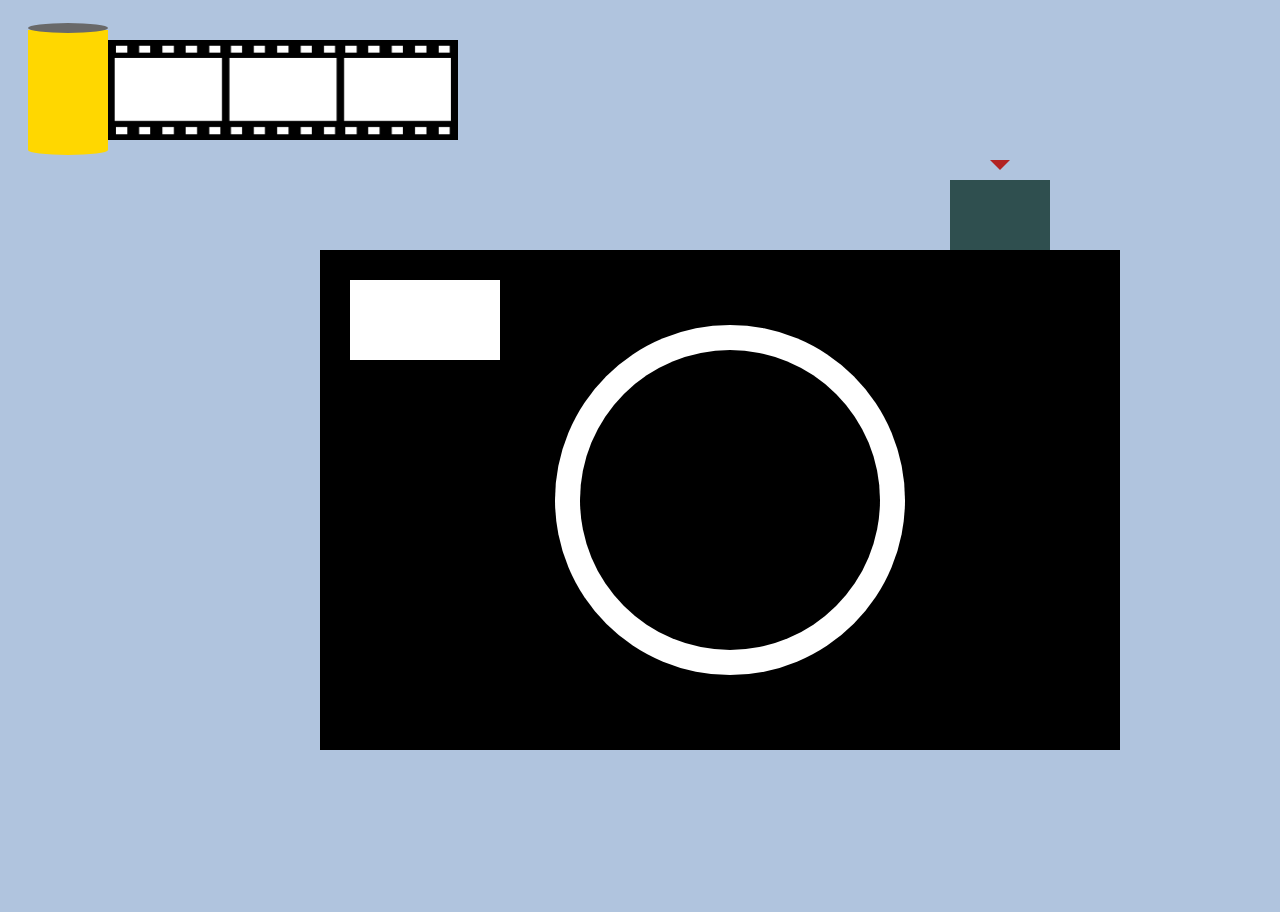
<file: index.html>
<html>
<head>
  <meta charset="utf-8">
  <meta name="viewport" content="width=device-width, initial-scale=1">
  <title>filmcamera</title>
  <link rel="stylesheet" href="style.css">
</head>
<body>

  <span id="logo">
    <a href="file:///Users/minkim/Desktop/filmcamera_GH/index.html">
      <span id="logocircle"></span>
      <span id="logocylinder"></span>
      <span id="logobottomcircle"></span>
      <span id="logofilmroll">
        <img id="film" src="film_roll.png">
      </span>
    </a>
  </span>

  <div id="camera">
    <span id="arrow"></span>
    <span id="box"></span>
    <span>
      <a href="file:///Users/minkim/Desktop/filmcamera_GH/myworld/index.html"
      target:"_blank">
        <span id="shutterbutton"></span>
      </a>
    <span id="lens1"></span>
    <a href="file:///Users/minkim/Desktop/filmcamera_GH/infomatters/index.html">
      <span id="lens2"></span>
    </a>
    <span id="flash"></span>
  </div>


</body>
</html>
</file>
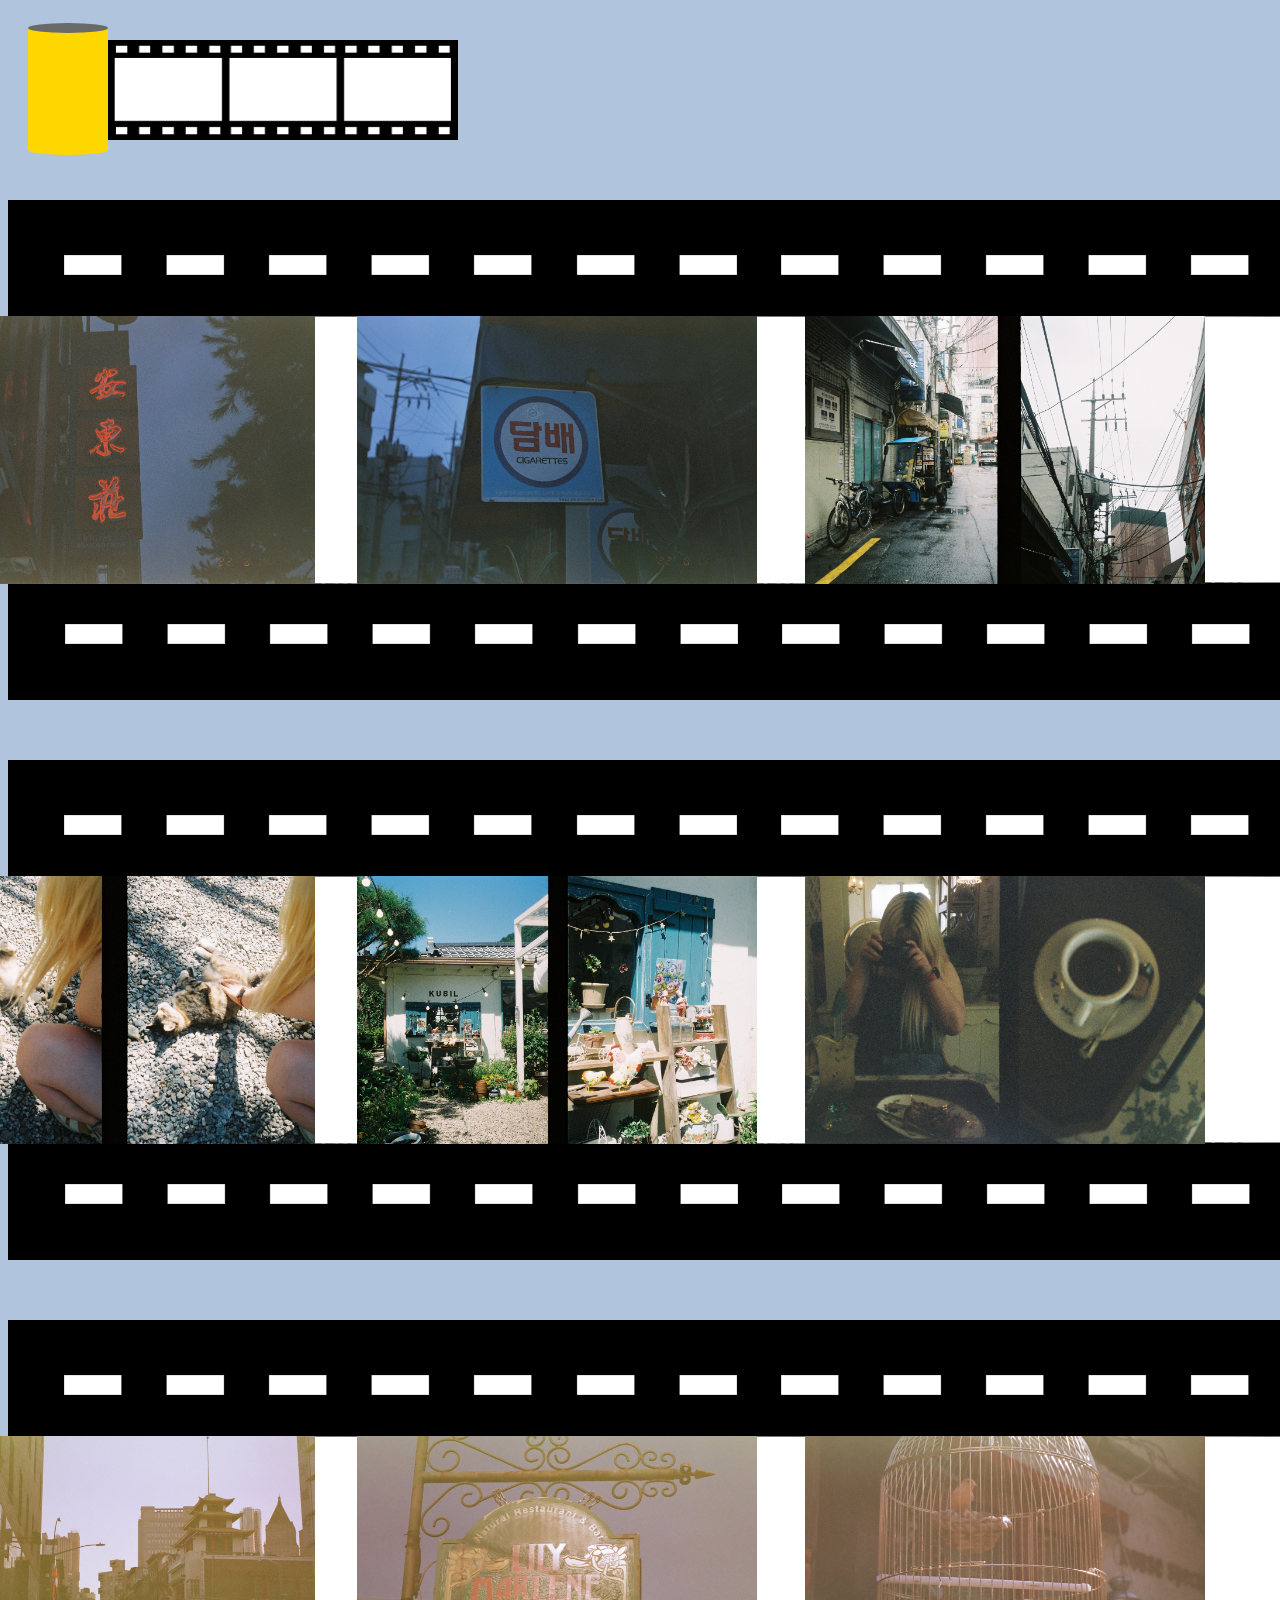
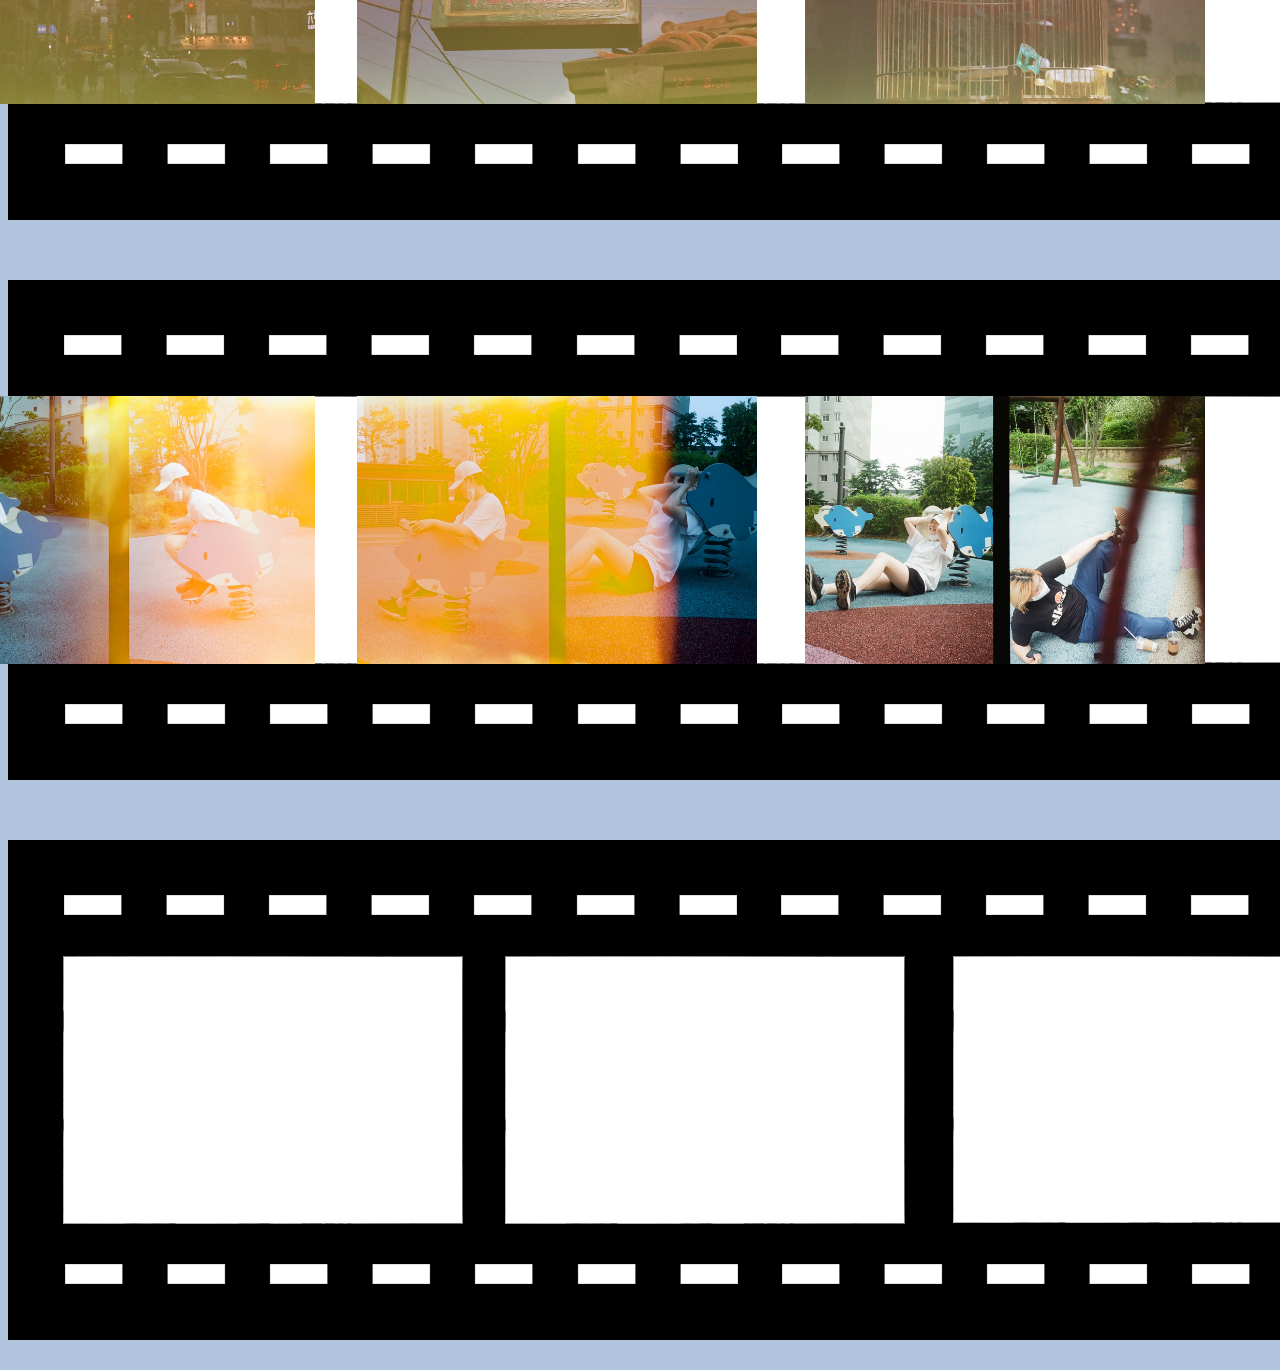
<file: myworld/index.html>
<html>
<head>
  <meta charset="utf-8">
  <meta name="viewport" content="width=device-width, initial-scale=1">
  <title>myworld</title>
  <link rel="stylesheet" href="stylemyworld.css">
</head>
<body>

  <span id="logo">
    <a href="file:///Users/minkim/Desktop/filmcamera_GH/index.html">
      <span id="logocircle"></span>
      <span id="logocylinder"></span>
      <span id="logobottomcircle"></span>
      <span id="logofilmroll">
        <img id="film" src="film_roll.png">
      </span>
    </a>
  </span>

<center>
  <span>
    <img class="background" src="filmrollbackground.png">
    <img class="background" src="filmrollbackground.png">
    <img class="background" src="filmrollbackground.png">
    <img class="background" src="filmrollbackground.png">
    <img class="background" src="filmrollbackground.png">
  </span>

  <div class="e">
    <img id="e2" src="e2.jpeg">
    <p id="e2text"> Old city at night, signs starts to glow in neon. Forgive the hesitation, I looked insides to see what was going on. Some young adults seeking for eldery's hip and lively drinking and eating. So what is the fancy of old, lagged behind city that drives new generation? What are they seeking in this town, where few years ago, people would have thought there were nothing to look at except for rusty craps?<br></br></p>
    <img id="e3" src="e3.jpeg">
    <p id="e3text"> olala </p>
    <img id="e7" src="e7.jpeg">

  </div>


  <div>
    <img id="h2" src="h2.jpeg">
    <img id="h4" src="h4.jpeg">
    <img id="h5" src="h5.jpeg">
  </div>

  <div>
    <img id="d1" src="d1.jpeg">
    <img id="d2" src="d2.jpeg">
    <img id="d3" src="d3.jpeg">
  </div>

  <div>
    <img id="s1" src="s1.jpeg">
    <img id="s2" src="s2.jpeg">
    <img id="s3" src="s3.jpeg">
  </div>
</center>

<!--
<center>
  <span>
    <img class="background" src="filmrollbackground.png">
    <img class="background" src="filmrollbackground.png">
    <img class="background" src="filmrollbackground.png">
    <img class="background" src="filmrollbackground.png">
    <img class="background" src="filmrollbackground.png">
  </span>

  <div>
    <img id="e2" src="e2.jpeg">
    <img id="e3" src="e3.jpeg">
    <img id="e7" src="e7.jpeg">
  </div>


  <div>
    <img id="h2" src="h2.jpeg">
    <img id="h4" src="h4.jpeg">
    <img id="h5" src="h5.jpeg">
  </div>

  <div>
    <img id="d1" src="d1.jpeg">
    <img id="d2" src="d2.jpeg">
    <img id="d3" src="d3.jpeg">
  </div>

  <div>
    <img id="s1" src="s1.jpeg">
    <img id="s2" src="s2.jpeg">
    <img id="s3" src="s3.jpeg">
  </div>
</center>
-->

</body>
</html>
</file>
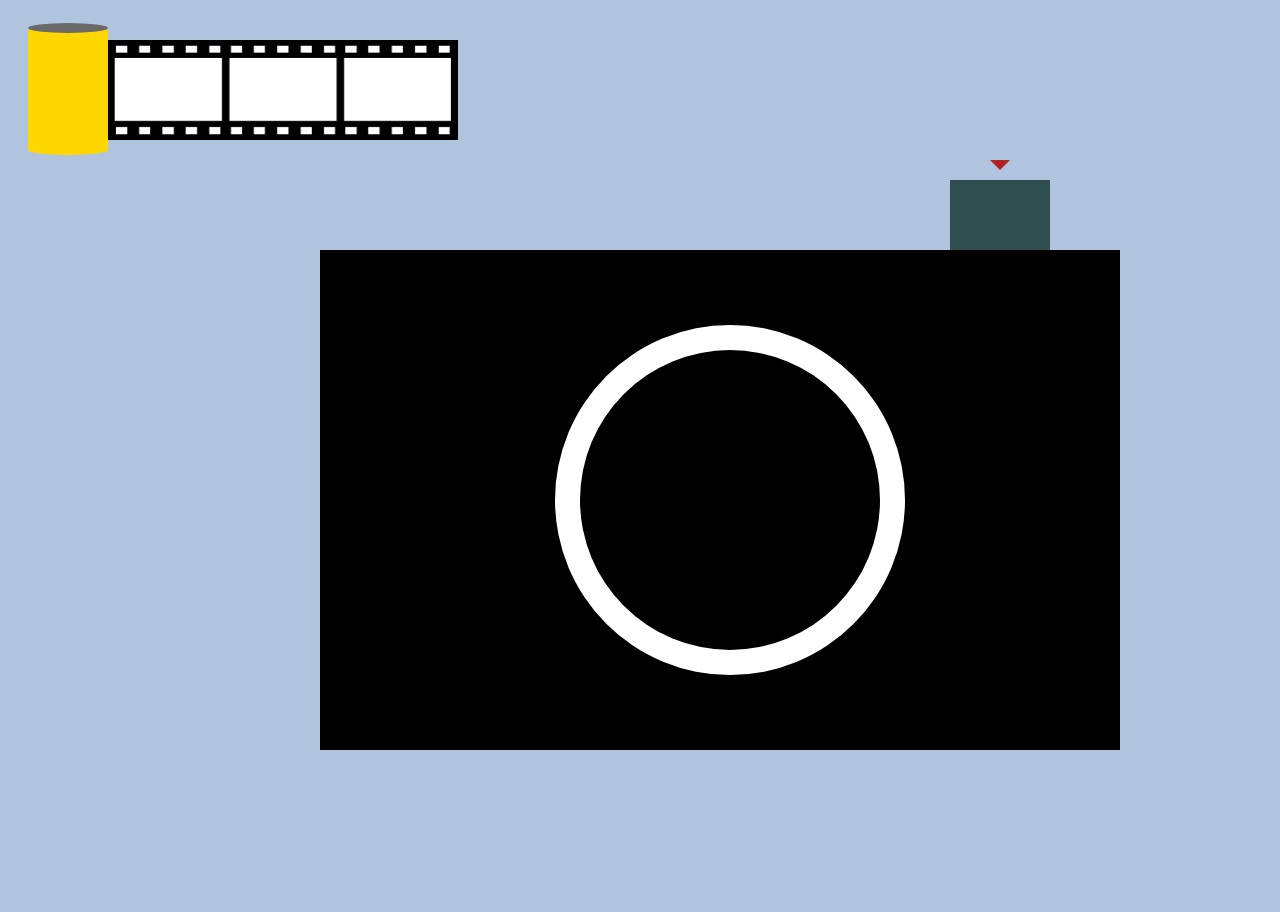
<file: filmcamera.html>
<html>
<head>
  <meta charset="utf-8">
  <meta name="viewport" content="width=device-width, initial-scale=1">
  <title>filmcamera</title>
  <link rel="stylesheet" href="style.css">
</head>
<body>

  <span id="logo">
    <span id="logocircle"></span>
    <span id="logocylinder"></span>
    <span id="logobottomcircle"></span>
    <span id="logofilmroll">
      <span id="slide">
        <img id="film" src="film_roll.png">
      </span>
    </span>
  </span>

  <span id="camera">
    <span id="arrow"></span>
    <span id="box"></span>
    <span id="shutterbutton"></span>
    <span id="lens1"></span>
    <span id="lens2"></span>
  </span>

</body>
</html>
</file>
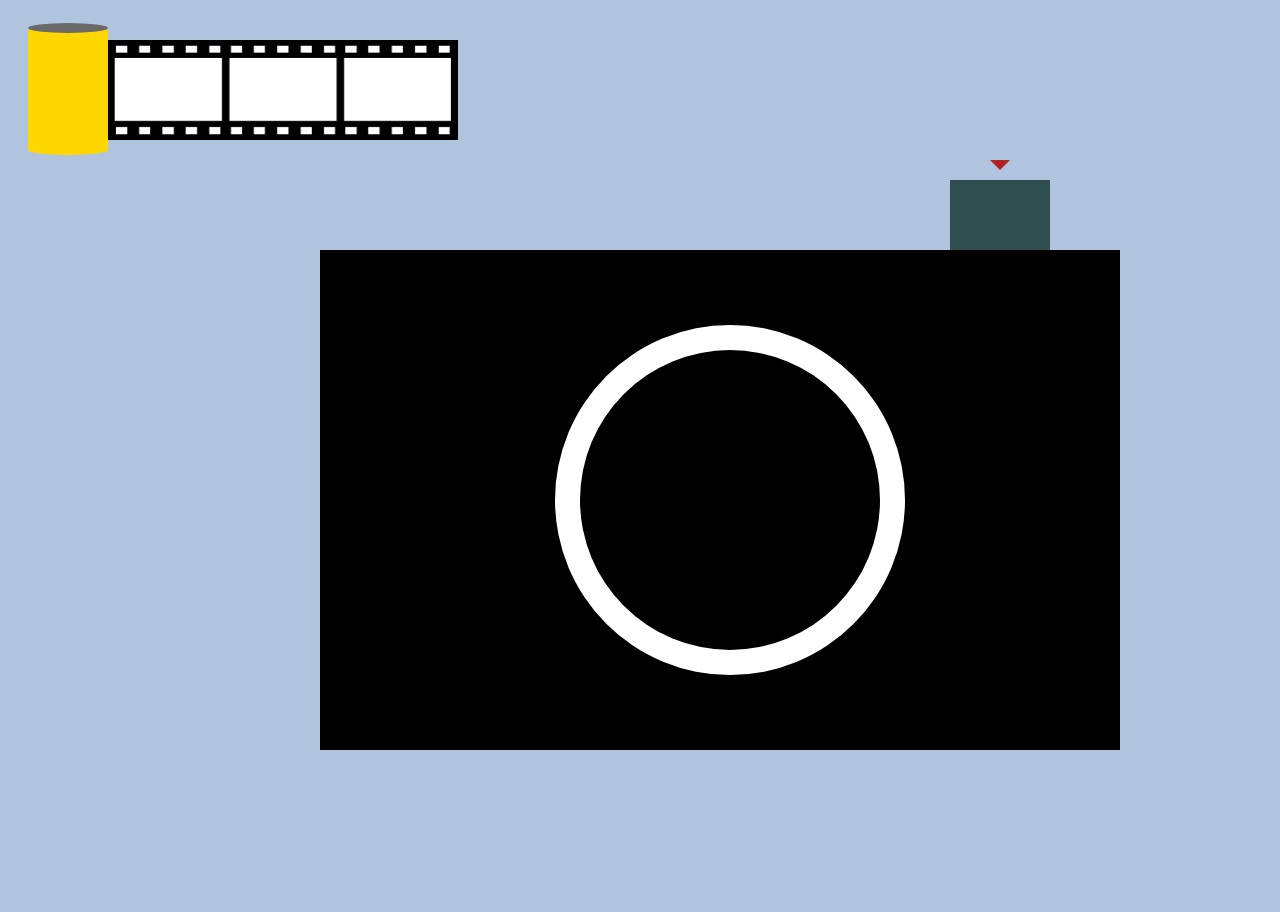
<file: home.html>
<html>
<head>
  <meta charset="utf-8">
  <meta name="viewport" content="width=device-width, initial-scale=1">
  <title>home</title>
  <link rel="stylesheet" href="style.css">
</head>
<body>

  <span id="logo">
    <span id="logocircle"></span>
    <span id="logocylinder"></span>
    <span id="logobottomcircle"></span>
    <span id="logofilmroll">
      <span id="slide">
        <img id="film" src="film_roll.png">
      </span>
    </span>
  </span>

  <span id="camera">
    <span id="arrow"></span>
    <span id="box"></span>
    <span id="shutterbutton"></span>
    <span id="lens1"></span>
    <span id="lens2"></span>
  </span>

</body>
</html>
</file>
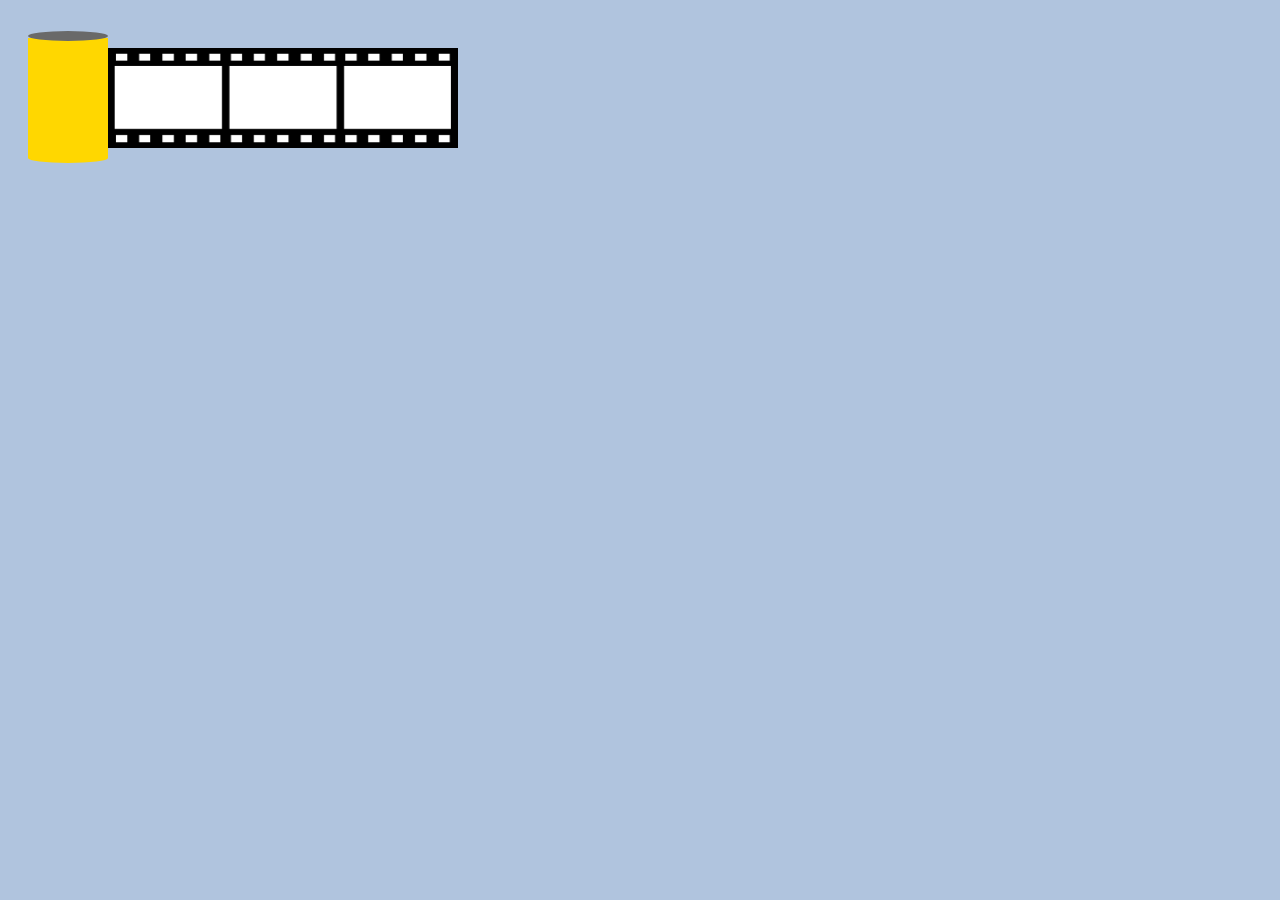
<file: infomatters/infomatters.html>
<html>
<head>
  <meta charset="utf-8">
  <meta name="viewport" content="width=device-width, initial-scale=1">
  <title>infomatters</title>
  <link rel="stylesheet" href="styleinfomatters.css">
</head>
<body>

  <span id="logo">
    <a href="file:///Users/minkim/Desktop/filmcamera_GH/index.html">
      <span id="logocircle"></span>
      <span id="logocylinder"></span>
      <span id="logobottomcircle"></span>
      <span id="logofilmroll">
        <img id="film" src="film_roll.png">
      </span>
    </a>
  </span>


</body>
</html>
</file>
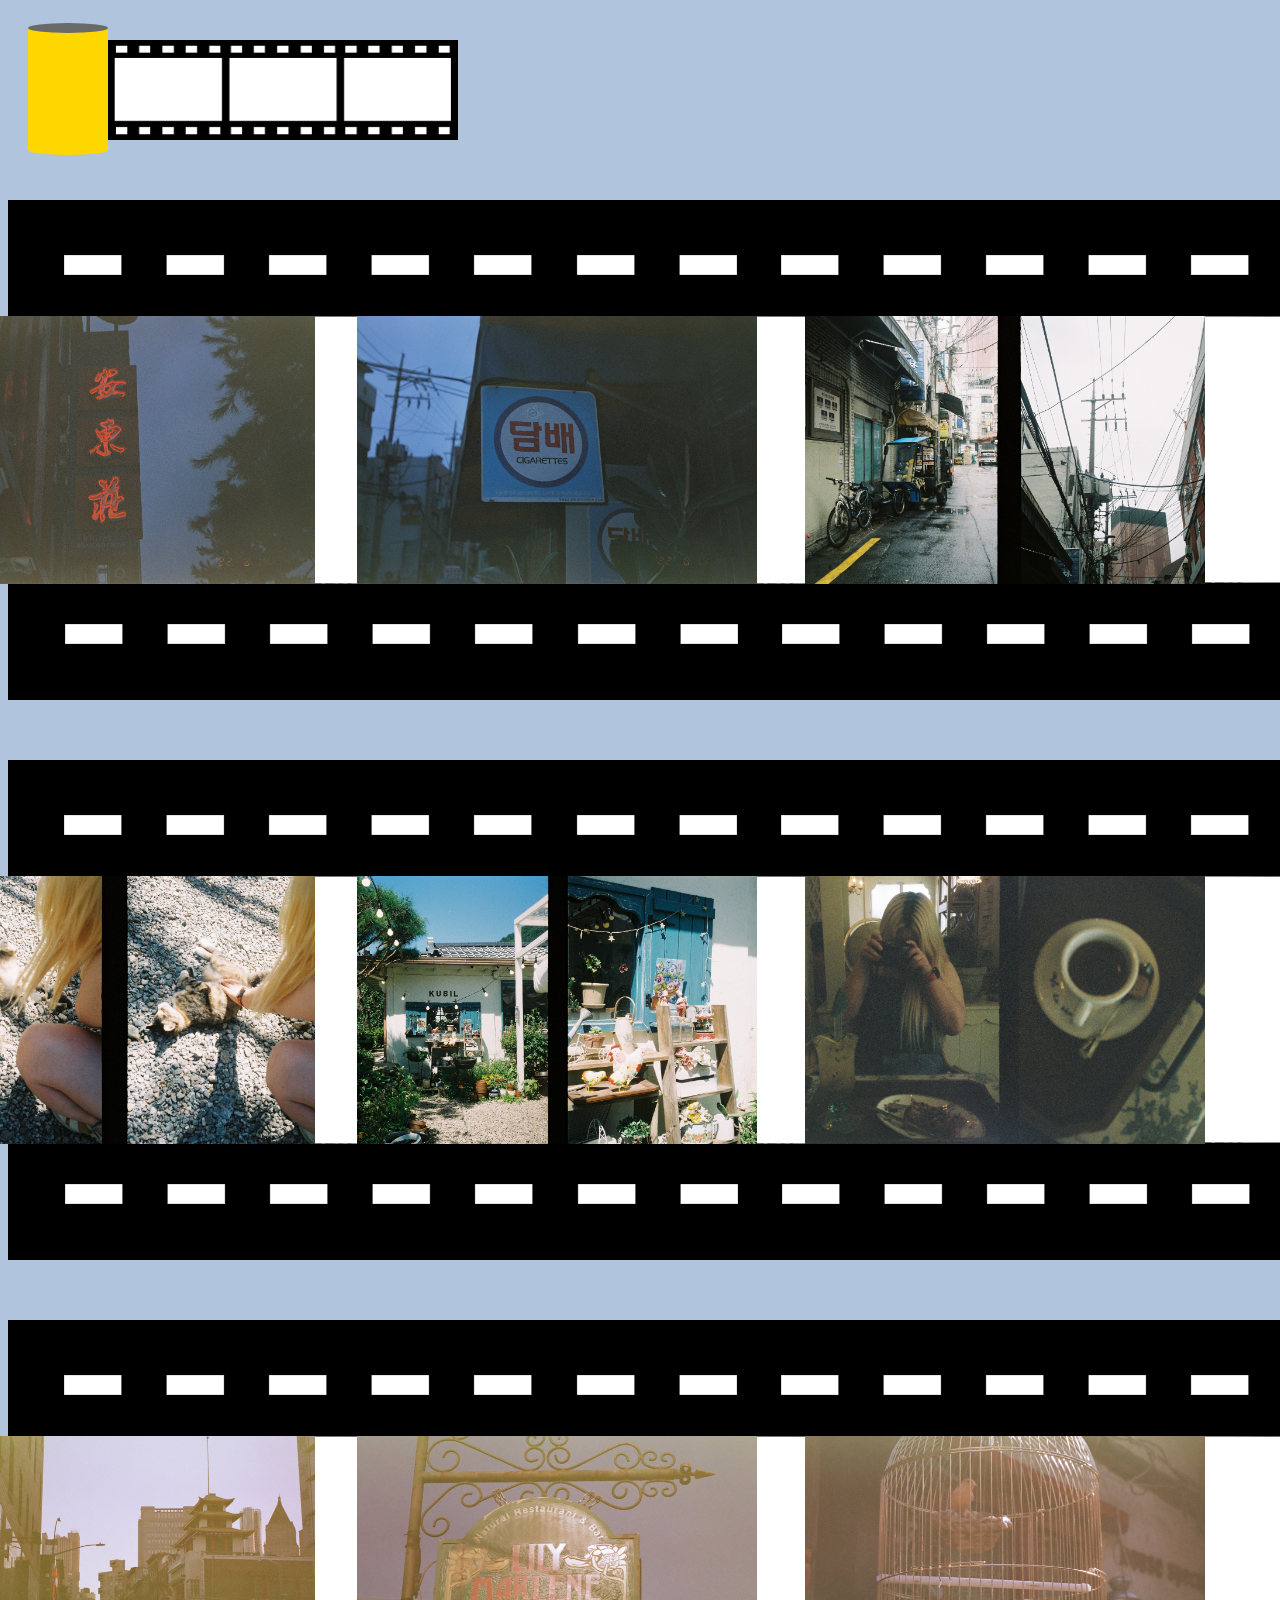
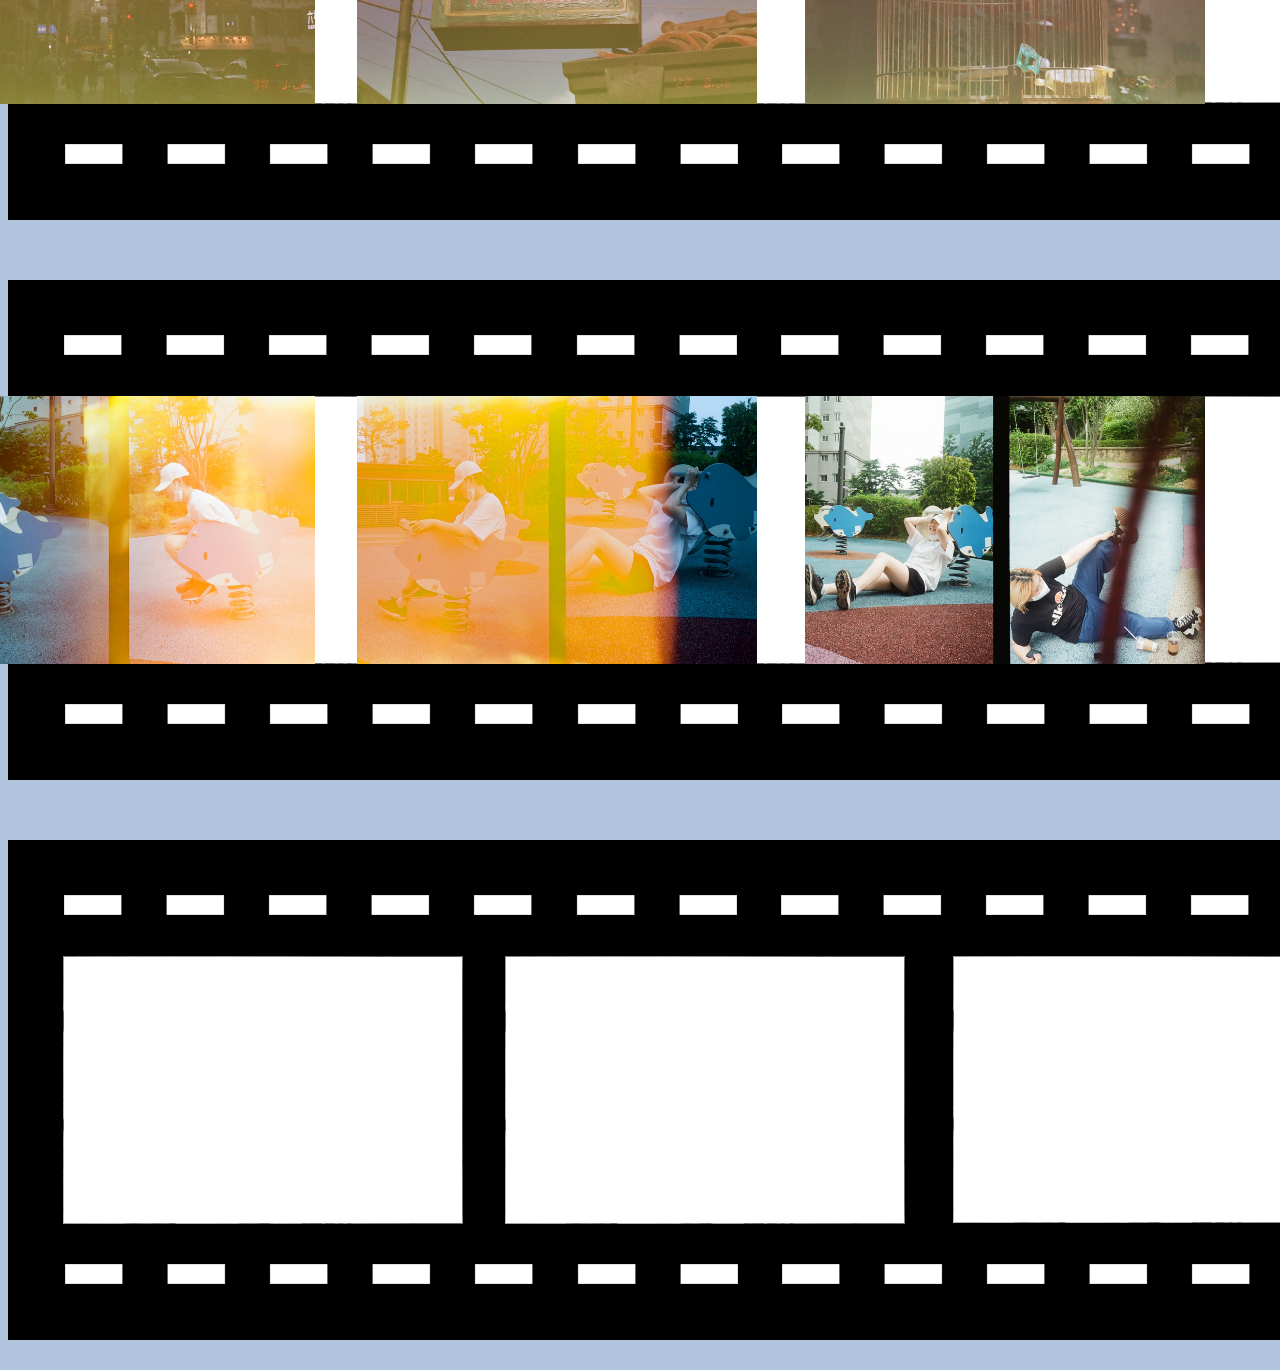
<file: myworld/myworld.html>
<html>
<head>
  <meta charset="utf-8">
  <meta name="viewport" content="width=device-width, initial-scale=1">
  <title>myworld</title>
  <link rel="stylesheet" href="stylemyworld.css">
</head>
<body>

  <span id="logo">
    <a href="file:///Users/minkim/Desktop/filmcamera_GH/index.html">
      <span id="logocircle"></span>
      <span id="logocylinder"></span>
      <span id="logobottomcircle"></span>
      <span id="logofilmroll">
        <img id="film" src="film_roll.png">
      </span>
    </a>
  </span>

<center>
  <span>
    <img class="background" src="filmrollbackground.png">
    <img class="background" src="filmrollbackground.png">
    <img class="background" src="filmrollbackground.png">
    <img class="background" src="filmrollbackground.png">
    <img class="background" src="filmrollbackground.png">
  </span>

  <div>
    <img id="e2" src="e2.jpeg">
    <img id="e3" src="e3.jpeg">
    <img id="e7" src="e7.jpeg">
  </div>


  <div>
    <img id="h2" src="h2.jpeg">
    <img id="h4" src="h4.jpeg">
    <img id="h5" src="h5.jpeg">
  </div>

  <div>
    <img id="d1" src="d1.jpeg">
    <img id="d2" src="d2.jpeg">
    <img id="d3" src="d3.jpeg">
  </div>

  <div>
    <img id="s1" src="s1.jpeg">
    <img id="s2" src="s2.jpeg">
    <img id="s3" src="s3.jpeg">
  </div>
  
</center>

</body>
</html>
</file>
<file: style.css>
html {
  background-color: rgb(176,196,222);
}

#logo {
  display: block;
  position: relative;
  margin-top: 20px;
  margin-left: 20px;
}

#logocircle {
  position: absolute;
  z-index: 2;
  top: 3px;
  width: 80px;
  height: 10px;
  background-color: rgb(105,105,105);
  border-radius: 50%;
}

#logocylinder {
  position: absolute;
  z-index: 1;
  top: 10px;
  bottom:auto;
  left:auto;
  right:auto;
  width: 80px;
  height: 120px;
  background-color: rgb(255,215,0);
}

#logobottomcircle {
  position: absolute;
  left: 0px;
  top: 125;
  width: 80px;
  height: 10px;
  background-color: rgb(355,215,0);
  border-radius: 50%;
}

#logofilmroll {
  position: absolute;
  left: 80px;
  bottom: 700px;
  top: 20px;
  width: 350px;
  height: 100px;
}

#film {
  width: 350px;
  height: 100px;
  animation: horizontal 3s ease-in-out infinite;
}

@keyframes horizontal {
  0% {
    margin-left: 0px;
  }
  50% {
    margin-left: -70px;
  }
  100% {
    margin-left: 0px;
  }
}

#box {
  position: absolute;
  top: 500px;
  left: 720px;
  right: 720px;
  transform: translate(-50%,-50%);
  width: 800px;
  height: 500px;
  background-color: black;
}

#shutterbutton {
  position: absolute;
  top: 215px;
  left: 1000px;
  transform: translate(-50%,-50%);
  width: 100px;
  height: 70px;
  background-color: rgb(47,79,79);
  animation: shutterbutton 0.5s;
  transition: all 0.5s;
}

#shutterbutton:hover {
  margin-top: 10px;
  height: 50px;
}

#lens1 {
  position: absolute;
  top: 500px;
  left: 730px;
  right: auto;
  transform: translate(-50%,-50%);
  width: 350px;
  height: 350px;
  border-radius: 50%;
  background-color: white;
}


#lens2 {
  position: absolute;
  top: 500px;
  left: 730px;
  right: auto;
  transform: translate(-50%,-50%);
  width: 300px;
  height: 300px;
  border-radius: 50%;
  background-color: black;
  animation: lens2 3s ease-in-out infinite;
  transition: all 3s;
}

@keyframes lens2 {
  0% {
    width: 300px;
    height: 300px;
  }

  50% {
    width: 250px;
    height: 250px;
  }

  100% {
    width: 300px;
    height: 300px;
  }
}

#arrow {
	  position: absolute;
    top: 150px;
    left: 980px;
	  display: inline-block;
	  width: 0;
	  height: 0;
	  border-left: 10px solid transparent;
	  border-right: 10px solid transparent;
	  border-bottom: 10px solid transparent;
	  border-top: 10px solid rgb(178,34,34);
	  margin-top: 10px;
	  margin-left: 10px;
	  animation: vertical 1s ease-in-out infinite;
	}

  #flash {
    position: absolute;
    top: 280px;
    left: 350px;
    width: 150px;
    height: 80px;
    background-color: white;
  }

  @keyframes vertical {
    0% {
      margin-top: 5px;
    }
    50% {
      margin-top: 15px;
    }
    100% {
      margin-top: 5px;
    }
  }

@media(max-width:1120px){
  html {
    display: none;
  }
}
</file>
<file: myworld/stylemyworld.css>
html {
  background-color: rgb(176,196,222);
}

#logo {
  display: block;
  position: relative;
  margin-top: 20px;
  margin-left: 20px;
}

#logocircle {
  position: absolute;
  z-index: 2;
  top: 3px;
  width: 80px;
  height: 10px;
  background-color: rgb(105,105,105);
  border-radius: 50%;
}

#logocylinder {
  position: absolute;
  z-index: 1;
  top: 10px;
  bottom:auto;
  left:auto;
  right:auto;
  width: 80px;
  height: 120px;
  background-color: rgb(255,215,0);
}

#logobottomcircle {
  position: absolute;
  left: 0px;
  top: 125;
  width: 80px;
  height: 10px;
  background-color: rgb(355,215,0);
  border-radius: 50%;
}

#logofilmroll {
  position: absolute;
  left: 80px;
  bottom: 700px;
  top: 20px;
  width: 350px;
  height: 100px;
}

#film {
  width: 350px;
  height: 100px;
  animation: horizontal 3s ease-in-out infinite;
  overflow: hidden;
}

@keyframes horizontal {
  0% {
    margin-left: 0px;
  }
  50% {
    margin-left: -70px;
  }
  100% {
    margin-left: 0px;
  }
}

.background {
  position: relative;
  top: 150px;
  width: 1400px;
  padding-top: 30px;
  padding-bottom: 30px;
}


#e2 {
  position: absolute;
  top: 316px;
  right: 965px;
  width: 400px;
  height: 268px;
  z-index: 2;
  transition: all 1s ease-out;
}

#e2text {
  position: absolute;
  top: 316px;
  right: 965px;
  width: 400px;
  height: 268px;
  font-size: 12pt;
  z-index: 1;
  display: flex;
  justify-content: center;
  align-items: center;
  flex-direction: column;
}

#e2:hover {
  opacity:0;
}

#e3 {
  position: absolute;
  top: 316px;
  right: 523px;
  width: 400px;
  height: 268px;
  z-index: 2;
  transition: all 1s ease-out;
}

#e3text {
  position: absolute;
  top: 316px;
  right: 523px;
  width: 400px;
  height: 268px;
  font-size: 12pt;
  z-index: 1;
}

#e3:hover {
  opacity:0;
}

#e7 {
  position: absolute;
  top: 316px;
  right: 75px;
  width: 400px;
  height: 268px;
}

#h2 {
  position:absolute;
  top: 876px;
  right: 965px;
  width: 400px;
  height: 268px;
}

#h4 {
  position:absolute;
  top: 876px;
  right: 523px;
  width: 400px;
  height: 268px;
}

#h5 {
  position:absolute;
  top: 876px;
  right: 75px;
  width: 400px;
  height: 268px;
}

#d1 {
  position:absolute;
  top: 1436px;
  right: 965px;
  width: 400px;
  height: 268px;
}

#d2 {
  position:absolute;
  top: 1436px;
  right: 523px;
  width: 400px;
  height: 268px;
}

#d3 {
  position:absolute;
  top: 1436px;
  right: 75px;
  width: 400px;
  height: 268px;
}

#s1 {
  position:absolute;
  top: 1996px;
  right: 965px;
  width: 400px;
  height: 268px;
}

#s2 {
  position:absolute;
  top: 1996px;
  right: 523px;
  width: 400px;
  height: 268px;
}

#s3 {
  position:absolute;
  top: 1996px;
  right: 75px;
  width: 400px;
  height: 268px;
}
</file>
<file: infomatters/styleinfomatters.css>
html {
  background-color: rgb(176,196,222);
}

video {
  width: 100%;
  height: auto;
  object-fit: cover;
}

#logo {
  display: block;
  position: absolute;
  margin-top: 20px;
  margin-left: 20px;
}

#logocircle {
  position: absolute;
  z-index: 2;
  top: 3px;
  width: 80px;
  height: 10px;
  background-color: rgb(105,105,105);
  border-radius: 50%;
}

#logocylinder {
  position: absolute;
  z-index: 1;
  top: 10px;
  bottom:auto;
  left:auto;
  right:auto;
  width: 80px;
  height: 120px;
  background-color: rgb(255,215,0);
}

#logobottomcircle {
  position: absolute;
  left: 0px;
  top: 125;
  width: 80px;
  height: 10px;
  background-color: rgb(355,215,0);
  border-radius: 50%;
}

#logofilmroll {
  position: absolute;
  left: 80px;
  bottom: 700px;
  top: 20px;
  width: 350px;
  height: 100px;
}

#film {
  width: 350px;
  height: 100px;
  animation: horizontal 3s ease-in-out infinite;
  overflow: hidden;
}

@keyframes horizontal {
  0% {
    margin-left: 0px;
  }
  50% {
    margin-left: -70px;
  }
  100% {
    margin-left: 0px;
  }
}
</file>
